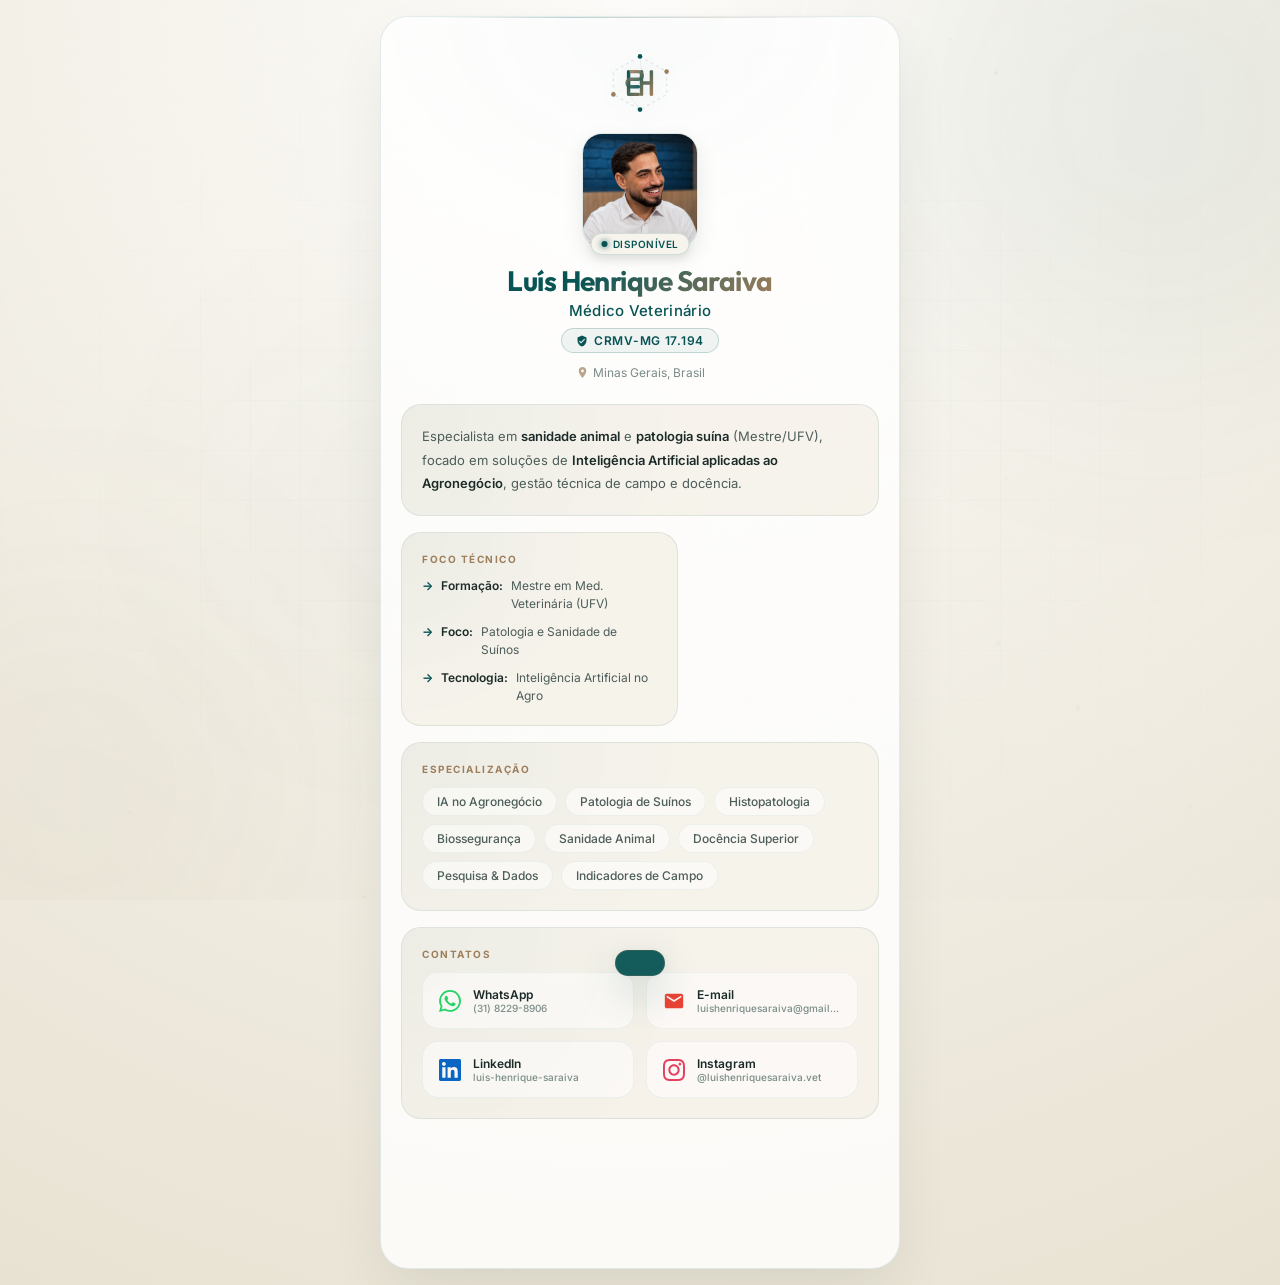
<file: index.html>
<!DOCTYPE html>
<html lang="pt-BR">
<head>
  <meta charset="UTF-8">
  <meta name="viewport" content="width=device-width, initial-scale=1.0, viewport-fit=cover">
  <title>Luís Henrique Saraiva | Médico Veterinário</title>
  <meta name="description" content="Cartão de visita digital de Luís Henrique Saraiva — Médico Veterinário especialista em sanidade animal, patologia e biossegurança. CRMV-MG 17.194">
  <meta name="theme-color" content="#090d0b">

  <!-- Open Graph -->
  <meta property="og:title" content="Luís Henrique Saraiva | Médico Veterinário">
  <meta property="og:description" content="Especialista em sanidade animal, patologia e biossegurança. CRMV-MG 17.194">
  <meta property="og:type" content="profile">
  <meta property="og:locale" content="pt_BR">
  <meta property="og:image" content="photo.png">

  <!-- Favicon -->
  <link rel="icon" href="data:image/svg+xml,<svg xmlns='http://www.w3.org/2000/svg' viewBox='0 0 100 100'><text y='.9em' font-size='90'>🩺</text></svg>">

  <!-- Fonts: Outfit (headings) + Inter (body) -->
  <link rel="preconnect" href="https://fonts.googleapis.com">
  <link rel="preconnect" href="https://fonts.gstatic.com" crossorigin>
  <link href="https://fonts.googleapis.com/css2?family=Inter:wght@400;500;600;700&family=Outfit:wght@600;700;800&display=swap" rel="stylesheet">

  <link rel="stylesheet" href="style.css">
</head>
<body>

  <!-- ===== Background Effects ===== -->
  <div class="bg" aria-hidden="true">
    <div class="bg__noise"></div>
    <div class="bg__grid"></div>
    <div class="bg__orb bg__orb--1"></div>
    <div class="bg__orb bg__orb--2"></div>
    <div class="bg__orb bg__orb--3"></div>
    <div class="bg__particles" id="particles"></div>
  </div>

  <!-- ===== Card ===== -->
  <main class="card-wrapper">
    <article class="card" id="card">

      <!-- BRAND LOGO -->
      <div class="brand-header">
        <svg class="brand-logo" viewBox="0 0 100 100" fill="none" xmlns="http://www.w3.org/2000/svg" aria-label="Logotipo Luís Henrique Saraiva — Veterinária e IA">
          <!-- Moldura geométrica (biossegurança e precisão) -->
          <path d="M50 15 L85 35 V65 L50 85 L15 65 V35 Z" stroke="var(--clr-glass-border)" stroke-width="2" stroke-dasharray="4 4"/>
          <!-- Monograma LHS -->
          <!-- L -->
          <path d="M35 35 V65 H48" stroke="url(#lhs-grad)" stroke-width="4.5" stroke-linecap="round" stroke-linejoin="round"/>
          <!-- H -->
          <path d="M52 35 V65" stroke="url(#lhs-grad)" stroke-width="4.5" stroke-linecap="round"/>
          <path d="M65 35 V65" stroke="url(#lhs-grad)" stroke-width="4.5" stroke-linecap="round"/>
          <path d="M52 50 H65" stroke="url(#lhs-grad)" stroke-width="4.5" stroke-linecap="round"/>
          <!-- S (Forma geométrica complementar em dourado) -->
          <path d="M38 35 H48 A 5 5 0 0 1 48 45 H38 A 5 5 0 0 0 38 55 H48" stroke="url(#lhs-grad-alt)" stroke-width="4.5" stroke-linecap="round" stroke-linejoin="round" opacity="0.9"/>
          
          <!-- Nodos de IA / Conexões de Dados -->
          <circle cx="50" cy="15" r="3" fill="var(--clr-accent)"/>
          <circle cx="85" cy="35" r="3" fill="var(--clr-accent-tertiary)"/>
          <circle cx="15" cy="65" r="3" fill="var(--clr-accent-tertiary)"/>
          <circle cx="50" cy="85" r="3" fill="var(--clr-accent)"/>
          <line x1="50" y1="15" x2="52" y2="35" stroke="var(--clr-glass-border)" stroke-width="1"/>
          <line x1="35" y1="65" x2="50" y2="85" stroke="var(--clr-glass-border)" stroke-width="1"/>
          
          <defs>
            <linearGradient id="lhs-grad" x1="35" y1="35" x2="65" y2="65" gradientUnits="userSpaceOnUse">
              <stop stop-color="var(--clr-accent)"/>
              <stop offset="1" stop-color="var(--clr-accent-tertiary)"/>
            </linearGradient>
            <linearGradient id="lhs-grad-alt" x1="38" y1="35" x2="48" y2="55" gradientUnits="userSpaceOnUse">
              <stop stop-color="var(--clr-accent-tertiary)"/>
              <stop offset="1" stop-color="var(--clr-accent)"/>
            </linearGradient>
          </defs>
        </svg>
      </div>

      <!-- HERO -->
      <header class="hero">
        <div class="hero__photo-frame">
          <img
            src="photo.png"
            alt="Luís Henrique Saraiva"
            class="hero__photo"
            id="profilePhoto"
            onerror="this.style.display='none'; document.getElementById('photoFallback').style.display='flex';"
          >
          <div class="hero__photo-fallback" id="photoFallback" style="display:none;">LHS</div>
          <div class="hero__status">
            <span class="hero__status-dot"></span>
            Disponível
          </div>
        </div>

        <h1 class="hero__name">Luís Henrique Saraiva</h1>
        <p class="hero__title">Médico Veterinário</p>

        <div class="hero__credential">
          <svg viewBox="0 0 24 24" fill="currentColor"><path d="M12 1L3 5v6c0 5.55 3.84 10.74 9 12 5.16-1.26 9-6.45 9-12V5l-9-4zm-2 16l-4-4 1.41-1.41L10 14.17l6.59-6.59L18 9l-8 8z"/></svg>
          CRMV-MG 17.194
        </div>

        <p class="hero__location">
          <svg viewBox="0 0 24 24" fill="currentColor"><path d="M12 2C8.13 2 5 5.13 5 9c0 5.25 7 13 7 13s7-7.75 7-13c0-3.87-3.13-7-7-7zm0 9.5c-1.38 0-2.5-1.12-2.5-2.5s1.12-2.5 2.5-2.5 2.5 1.12 2.5 2.5-1.12 2.5-2.5 2.5z"/></svg>
          Minas Gerais, Brasil
        </p>
      </header>

      <!-- BENTO GRID CONTENT -->
      <div class="bento-grid">
        
        <!-- Bento item 1: Bio -->
        <div class="bento-item bento-item--bio">
          <p class="bio">
            Especialista em <strong>sanidade animal</strong> e <strong>patologia suína</strong> (Mestre/UFV), focado em soluções de <span class="bio-highlight"><strong>Inteligência Artificial aplicadas ao Agronegócio</strong></span>, gestão técnica de campo e docência.
          </p>
        </div>

        <!-- Bento item 2: Highlights -->
        <div class="bento-item bento-item--highlights">
          <span class="bento-label">Foco Técnico</span>
          <div class="highlights-block">
            <div class="highlight-line"><strong>Formação:</strong> Mestre em Med. Veterinária (UFV)</div>
            <div class="highlight-line"><strong>Foco:</strong> Patologia e Sanidade de Suínos</div>
            <div class="highlight-line"><strong>Tecnologia:</strong> Inteligência Artificial no Agro</div>
          </div>
        </div>

        <!-- Bento item 3: Expertise -->
        <div class="bento-item bento-item--expertise">
          <span class="bento-label">Especialização</span>
          <div class="expertise-list">
            <span class="expertise-tag">IA no Agronegócio</span>
            <span class="expertise-tag">Patologia de Suínos</span>
            <span class="expertise-tag">Histopatologia</span>
            <span class="expertise-tag">Biossegurança</span>
            <span class="expertise-tag">Sanidade Animal</span>
            <span class="expertise-tag">Docência Superior</span>
            <span class="expertise-tag">Pesquisa & Dados</span>
            <span class="expertise-tag">Indicadores de Campo</span>
          </div>
        </div>

        <!-- Bento item 4: Contacts -->
        <div class="bento-item bento-item--contacts">
          <span class="bento-label">Contatos</span>
          <nav class="contact-grid" aria-label="Informações de contato">
            <a href="https://wa.me/553182298906" target="_blank" rel="noopener" class="contact-btn contact-btn--whatsapp" id="btn-whatsapp">
              <span class="contact-btn__icon">
                <svg viewBox="0 0 24 24" fill="currentColor"><path d="M17.472 14.382c-.297-.149-1.758-.867-2.03-.967-.273-.099-.471-.148-.67.15-.197.297-.767.966-.94 1.164-.173.199-.347.223-.644.075-.297-.15-1.255-.463-2.39-1.475-.883-.788-1.48-1.761-1.653-2.059-.173-.297-.018-.458.13-.606.134-.133.298-.347.446-.52.149-.174.198-.298.298-.497.099-.198.05-.371-.025-.52-.075-.149-.669-1.612-.916-2.207-.242-.579-.487-.5-.669-.51-.173-.008-.371-.01-.57-.01-.198 0-.52.074-.792.372-.272.297-1.04 1.016-1.04 2.479 0 1.462 1.065 2.875 1.213 3.074.149.198 2.096 3.2 5.077 4.487.709.306 1.262.489 1.694.625.712.227 1.36.195 1.871.118.571-.085 1.758-.719 2.006-1.413.248-.694.248-1.289.173-1.413-.074-.124-.272-.198-.57-.347m-5.421 7.403h-.004a9.87 9.87 0 01-5.031-1.378l-.361-.214-3.741.982.998-3.648-.235-.374a9.86 9.86 0 01-1.51-5.26c.001-5.45 4.436-9.884 9.888-9.884 2.64 0 5.122 1.03 6.988 2.898a9.825 9.825 0 012.893 6.994c-.003 5.45-4.437 9.884-9.885 9.884m8.413-18.297A11.815 11.815 0 0012.05 0C5.495 0 .16 5.335.157 11.892c0 2.096.547 4.142 1.588 5.945L.057 24l6.305-1.654a11.882 11.882 0 005.683 1.448h.005c6.554 0 11.89-5.335 11.893-11.893a11.821 11.821 0 00-3.48-8.413z"/></svg>
              </span>
              <span class="contact-btn__info">
                <span class="contact-btn__label">WhatsApp</span>
                <span class="contact-btn__detail">(31) 8229-8906</span>
              </span>
            </a>
            <a href="mailto:luishenriquesaraiva@gmail.com" class="contact-btn contact-btn--email" id="btn-email">
              <span class="contact-btn__icon">
                <svg viewBox="0 0 24 24" fill="currentColor"><path d="M20 4H4c-1.1 0-1.99.9-1.99 2L2 18c0 1.1.9 2 2 2h16c1.1 0 2-.9 2-2V6c0-1.1-.9-2-2-2zm0 4l-8 5-8-5V6l8 5 8-5v2z"/></svg>
              </span>
              <span class="contact-btn__info">
                <span class="contact-btn__label">E-mail</span>
                <span class="contact-btn__detail">luishenriquesaraiva@gmail.com</span>
              </span>
            </a>
            <a href="https://www.linkedin.com/in/luis-henrique-saraiva" target="_blank" rel="noopener" class="contact-btn contact-btn--linkedin" id="btn-linkedin">
              <span class="contact-btn__icon">
                <svg viewBox="0 0 24 24" fill="currentColor"><path d="M20.447 20.452h-3.554v-5.569c0-1.328-.027-3.037-1.852-3.037-1.853 0-2.136 1.445-2.136 2.939v5.667H9.351V9h3.414v1.561h.046c.477-.9 1.637-1.85 3.37-1.85 3.601 0 4.267 2.37 4.267 5.455v6.286zM5.337 7.433c-1.144 0-2.063-.926-2.063-2.065 0-1.138.92-2.063 2.063-2.063 1.14 0 2.064.925 2.064 2.063 0 1.139-.925 2.065-2.064 2.065zm1.782 13.019H3.555V9h3.564v11.452zM22.225 0H1.771C.792 0 0 .774 0 1.729v20.542C0 23.227.792 24 1.771 24h20.451C23.2 24 24 23.227 24 22.271V1.729C24 .774 23.2 0 22.222 0h.003z"/></svg>
              </span>
              <span class="contact-btn__info">
                <span class="contact-btn__label">LinkedIn</span>
                <span class="contact-btn__detail">luis-henrique-saraiva</span>
              </span>
            </a>
            <a href="https://www.instagram.com/luishenriquesaraiva.vet/" target="_blank" rel="noopener" class="contact-btn contact-btn--instagram" id="btn-instagram">
              <span class="contact-btn__icon">
                <svg viewBox="0 0 24 24" fill="currentColor"><path d="M12 0C8.74 0 8.333.015 7.053.072 5.775.132 4.905.333 4.14.63c-.789.306-1.459.717-2.126 1.384S.935 3.35.63 4.14C.333 4.905.131 5.775.072 7.053.012 8.333 0 8.74 0 12s.015 3.667.072 4.947c.06 1.277.261 2.148.558 2.913.306.788.717 1.459 1.384 2.126.667.666 1.336 1.079 2.126 1.384.766.296 1.636.499 2.913.558C8.333 23.988 8.74 24 12 24s3.667-.015 4.947-.072c1.277-.06 2.148-.262 2.913-.558.788-.306 1.459-.718 2.126-1.384.666-.667 1.079-1.335 1.384-2.126.296-.765.499-1.636.558-2.913.06-1.28.072-1.687.072-4.947s-.015-3.667-.072-4.947c-.06-1.277-.262-2.149-.558-2.913-.306-.789-.718-1.459-1.384-2.126C21.319 1.347 20.651.935 19.86.63c-.765-.297-1.636-.499-2.913-.558C15.667.012 15.26 0 12 0zm0 2.16c3.203 0 3.585.016 4.85.071 1.17.055 1.805.249 2.227.415.562.217.96.477 1.382.896.419.42.679.819.896 1.381.164.422.36 1.057.413 2.227.057 1.266.07 1.646.07 4.85s-.015 3.585-.074 4.85c-.061 1.17-.256 1.805-.421 2.227-.224.562-.479.96-.899 1.382-.419.419-.824.679-1.38.896-.42.164-1.065.36-2.235.413-1.274.057-1.649.07-4.859.07-3.211 0-3.586-.015-4.859-.074-1.171-.061-1.816-.256-2.236-.421-.569-.224-.96-.479-1.379-.899-.421-.419-.69-.824-.9-1.38-.165-.42-.359-1.065-.42-2.235-.045-1.26-.061-1.649-.061-4.844 0-3.196.016-3.586.061-4.861.061-1.17.255-1.814.42-2.234.21-.57.479-.96.9-1.381.419-.419.81-.689 1.379-.898.42-.166 1.051-.361 2.221-.421 1.275-.045 1.65-.06 4.859-.06l.045.03zm0 3.678c-3.405 0-6.162 2.76-6.162 6.162 0 3.405 2.76 6.162 6.162 6.162 3.405 0 6.162-2.76 6.162-6.162 0-3.405-2.76-6.162-6.162-6.162zM12 16c-2.21 0-4-1.79-4-4s1.79-4 4-4 4 1.79 4 4-1.79 4-4 4zm7.846-10.405c0 .795-.646 1.44-1.44 1.44-.795 0-1.44-.646-1.44-1.44 0-.794.646-1.439 1.44-1.439.793-.001 1.44.645 1.44 1.439z"/></svg>
              </span>
              <span class="contact-btn__info">
                <span class="contact-btn__label">Instagram</span>
                <span class="contact-btn__detail">@luishenriquesaraiva.vet</span>
              </span>
            </a>
          </nav>
        </div>

      </div> <!-- END BENTO GRID -->

      <!-- ACTIONS -->
      <div class="actions">
        <button class="btn btn--primary" id="btn-save-contact" type="button">
          <svg viewBox="0 0 24 24" fill="currentColor"><path d="M19 12v7H5v-7H3v7c0 1.1.9 2 2 2h14c1.1 0 2-.9 2-2v-7h-2zm-6 .67l2.59-2.58L17 11.5l-5 5-5-5 1.41-1.41L11 12.67V3h2v9.67z"/></svg>
          <span>Salvar Contato</span>
        </button>
        <button class="btn btn--ghost" id="btn-share" type="button" title="Compartilhar cartão">
          <svg viewBox="0 0 24 24" fill="currentColor"><path d="M18 16.08c-.76 0-1.44.3-1.96.77L8.91 12.7c.05-.23.09-.46.09-.7s-.04-.47-.09-.7l7.05-4.11c.54.5 1.25.81 2.04.81 1.66 0 3-1.34 3-3s-1.34-3-3-3-3 1.34-3 3c0 .24.04.47.09.7L8.04 9.81C7.5 9.31 6.79 9 6 9c-1.66 0-3 1.34-3 3s1.34 3 3 3c.79 0 1.5-.31 2.04-.81l7.12 4.16c-.05.21-.08.43-.08.65 0 1.61 1.31 2.92 2.92 2.92 1.61 0 2.92-1.31 2.92-2.92s-1.31-2.92-2.92-2.92z"/></svg>
        </button>
      </div>

      <!-- FOOTER -->
      <footer class="card-footer">
        © 2026 Luís Henrique Saraiva · Médico Veterinário
      </footer>

    </article>
  </main>

  <!-- Toast -->
  <div class="toast" id="toast" role="status" aria-live="polite"></div>

  <script src="script.js"></script>
</body>
</html>
</file>
<file: style.css>
/* ========================================
   CARTÃO DE VISITA DIGITAL PREMIUM
   Luís Henrique Saraiva — Médico Veterinário
   Design System v2.0 — Ultra Premium
   ======================================== */

/* ---------- Google Fonts imported in HTML ---------- */

/* ---------- Design Tokens ---------- */
:root {
  /* Color System — curated palette (Areia & Teal Orgânico) */
  --clr-bg-deep: #e5dec9;
  --clr-bg-base: #f6f4ed;
  --clr-bg-card: rgba(255, 255, 255, 0.8);
  --clr-bg-elevated: rgba(240, 235, 222, 0.55);
  --clr-bg-hover: rgba(228, 220, 202, 0.7);

  --clr-glass-border: rgba(8, 84, 84, 0.1);
  --clr-glass-border-hover: rgba(8, 84, 84, 0.28);

  --clr-accent: #085454; /* Teal profundo e elegante */
  --clr-accent-dim: rgba(8, 84, 84, 0.06);
  --clr-accent-glow: rgba(8, 84, 84, 0.15);
  --clr-accent-secondary: #2a7575; /* Teal médio */
  --clr-accent-tertiary: #9d7e5d; /* Bronze/Dourado queimado */

  --clr-text: #1c2b29;
  --clr-text-secondary: #4d5d5a;
  --clr-text-muted: #7b8c88;
  --clr-text-accent: var(--clr-accent);

  --clr-divider: rgba(8, 84, 84, 0.08);

  /* Gradients */
  --grad-accent: linear-gradient(135deg, #085454, #9d7e5d);
  --grad-accent-reverse: linear-gradient(135deg, #9d7e5d, #085454);
  --grad-bg: radial-gradient(circle at 50% 0%, #fefdfb 0%, #e8e2d2 100%);
  --grad-ring: conic-gradient(from 0deg, #085454, #9d7e5d, #085454);
  --grad-card-border: rgba(8, 84, 84, 0.12);

  /* Typography */
  --ff-heading: 'Outfit', 'Inter', -apple-system, BlinkMacSystemFont, sans-serif;
  --ff-body: 'Inter', -apple-system, BlinkMacSystemFont, 'Segoe UI', sans-serif;

  --fs-2xs: 0.625rem;
  --fs-xs: 0.75rem;
  --fs-sm: 0.8125rem;
  --fs-base: 0.9375rem;
  --fs-lg: 1.125rem;
  --fs-xl: 1.375rem;
  --fs-2xl: 1.75rem;
  --fs-3xl: 2.25rem;

  /* Spacing */
  --sp-2xs: 0.25rem;
  --sp-xs: 0.5rem;
  --sp-sm: 0.75rem;
  --sp-md: 1rem;
  --sp-lg: 1.25rem;
  --sp-xl: 1.75rem;
  --sp-2xl: 2.5rem;
  --sp-3xl: 3.5rem;

  /* Radii */
  --r-sm: 8px;
  --r-md: 12px;
  --r-lg: 16px;
  --r-xl: 20px;
  --r-2xl: 28px;
  --r-pill: 100px;
  --r-full: 50%;

  /* Shadows */
  --shadow-card: 0 24px 60px -12px rgba(45, 55, 52, 0.12), 0 0 1px rgba(8, 84, 84, 0.1);
  --shadow-btn: 0 4px 12px rgba(8, 84, 84, 0.1);
  --shadow-btn-hover: 0 6px 20px rgba(8, 84, 84, 0.2);

  /* Transitions */
  --ease-out: cubic-bezier(0.16, 1, 0.3, 1);
  --ease-spring: cubic-bezier(0.34, 1.56, 0.64, 1);
  --dur-fast: 0.2s;
  --dur-base: 0.35s;
  --dur-slow: 0.6s;
}

/* ---------- Reset ---------- */
*, *::before, *::after {
  margin: 0;
  padding: 0;
  box-sizing: border-box;
}

html {
  scroll-behavior: smooth;
  -webkit-font-smoothing: antialiased;
  -moz-osx-font-smoothing: grayscale;
  scrollbar-color: rgba(255,255,255,0.08) transparent;
  scrollbar-width: thin;
}

body {
  font-family: var(--ff-body);
  background: var(--grad-bg);
  background-color: var(--clr-bg-deep);
  color: var(--clr-text);
  min-height: 100vh;
  min-height: 100dvh;
  display: flex;
  align-items: center;
  justify-content: center;
  overflow-x: hidden;
  padding: var(--sp-md);
  position: relative;
}

img { display: block; max-width: 100%; }
a { color: inherit; text-decoration: none; }
button { cursor: pointer; font-family: inherit; }

/* ---------- Background Effects ---------- */
.bg {
  position: fixed;
  inset: 0;
  z-index: 0;
  overflow: hidden;
  pointer-events: none;
}

.bg__gradient {
  position: absolute;
  inset: 0;
  background: var(--grad-bg);
}

/* Mesh gradient orbs */
.bg__orb {
  position: absolute;
  border-radius: var(--r-full);
  filter: blur(120px);
  will-change: transform;
}

.bg__orb--1 {
  width: 500px;
  height: 500px;
  background: rgba(8, 84, 84, 0.05);
  top: -15%;
  right: -10%;
  animation: orbFloat1 25s ease-in-out infinite;
}

.bg__orb--2 {
  width: 400px;
  height: 400px;
  background: rgba(157, 126, 93, 0.04);
  bottom: -10%;
  left: -10%;
  animation: orbFloat2 30s ease-in-out infinite;
}

.bg__orb--3 {
  width: 300px;
  height: 300px;
  background: rgba(8, 84, 84, 0.03);
  top: 40%;
  left: 20%;
  animation: orbFloat3 20s ease-in-out infinite;
}

/* Noise texture overlay */
.bg__noise {
  position: absolute;
  inset: 0;
  opacity: 0.03;
  background-image: url("data:image/svg+xml,%3Csvg viewBox='0 0 256 256' xmlns='http://www.w3.org/2000/svg'%3E%3Cfilter id='n'%3E%3CfeTurbulence type='fractalNoise' baseFrequency='0.9' numOctaves='4' stitchTiles='stitch'/%3E%3C/filter%3E%3Crect width='100%25' height='100%25' filter='url(%23n)'/%3E%3C/svg%3E");
  background-repeat: repeat;
  background-size: 256px;
}

/* Grid lines overlay */
.bg__grid {
  position: absolute;
  inset: 0;
  background-image:
    linear-gradient(rgba(8, 84, 84, 0.015) 1px, transparent 1px),
    linear-gradient(90deg, rgba(8, 84, 84, 0.015) 1px, transparent 1px);
  background-size: 50px 50px;
  mask-image: radial-gradient(ellipse at center, black 40%, transparent 80%);
  -webkit-mask-image: radial-gradient(ellipse at center, black 40%, transparent 80%);
}

/* Particles */
.bg__particles {
  position: absolute;
  inset: 0;
}

.particle {
  position: absolute;
  border-radius: var(--r-full);
  background: rgba(8, 84, 84, 0.12);
  animation: particleTwinkle var(--dur) ease-in-out infinite var(--del);
}

/* ========================================
   CARD WRAPPER
   ======================================== */
.card-wrapper {
  position: relative;
  z-index: 1;
  width: 100%;
  max-width: 520px;
  animation: heroEntrance 1.2s var(--ease-out) forwards;
  opacity: 0;
}

/* ========================================
   MAIN CARD
   ======================================== */
.card {
  position: relative;
  background: var(--clr-bg-card);
  backdrop-filter: blur(24px);
  -webkit-backdrop-filter: blur(24px);
  border: 1px solid var(--clr-glass-border);
  border-radius: var(--r-2xl);
  padding: var(--sp-xl) var(--sp-lg);
  box-shadow: var(--shadow-card);
  overflow: hidden;
  transition: border-color var(--dur-base) ease, box-shadow var(--dur-base) ease;
}

.card:hover {
  border-color: rgba(8, 84, 84, 0.2);
  box-shadow: 0 30px 60px -15px rgba(45, 55, 52, 0.2), 0 0 20px rgba(8, 84, 84, 0.04);
}

/* Top accent line */
.card::before {
  content: '';
  position: absolute;
  top: 0;
  left: 10%;
  right: 10%;
  height: 1px;
  background: linear-gradient(90deg, transparent, rgba(8, 84, 84, 0.25), rgba(157, 126, 93, 0.25), transparent);
}

/* Subtle inner glow */
.card::after {
  content: '';
  position: absolute;
  top: 0;
  left: 0;
  right: 0;
  height: 200px;
  background: radial-gradient(ellipse at top, rgba(8, 84, 84, 0.02), transparent 75%);
  pointer-events: none;
}

/* ========================================
   BRAND HEADER & LOGO
   ======================================== */
.brand-header {
  display: flex;
  justify-content: center;
  margin-bottom: var(--sp-sm);
  animation: fadeUp 0.8s var(--ease-out) 0.05s both;
}

.brand-logo {
  width: 76px;
  height: 76px;
  filter: drop-shadow(0 0 10px rgba(8, 84, 84, 0.1));
  transition: transform var(--dur-base) var(--ease-spring), filter var(--dur-base) ease;
}

.brand-logo:hover {
  transform: scale(1.06) rotate(3deg);
  filter: drop-shadow(0 0 15px rgba(8, 84, 84, 0.2)) drop-shadow(0 0 5px rgba(157, 126, 93, 0.15));
}

/* ========================================
   HERO / PHOTO SECTION
   ======================================== */
.hero {
  display: flex;
  flex-direction: column;
  align-items: center;
  position: relative;
  z-index: 1;
  padding-bottom: var(--sp-xs);
  animation: fadeUp 0.9s var(--ease-out) 0.15s both;
}

/* Photo */
.hero__photo-frame {
  position: relative;
  width: 116px;
  height: 116px;
  margin-bottom: var(--sp-md);
}

.hero__photo {
  width: 100%;
  height: 100%;
  border-radius: var(--r-xl);
  object-fit: cover;
  border: 1.5px solid rgba(8, 84, 84, 0.12);
  box-shadow: 0 8px 20px rgba(45, 55, 52, 0.1);
  transition: border-color var(--dur-base) ease, transform var(--dur-base) var(--ease-spring);
}

.hero__photo-frame:hover .hero__photo {
  border-color: var(--clr-accent);
  transform: scale(1.03);
}

.hero__photo-fallback {
  width: 100%;
  height: 100%;
  border-radius: var(--r-xl);
  background: var(--grad-accent);
  display: flex;
  align-items: center;
  justify-content: center;
  font-family: var(--ff-heading);
  font-size: var(--fs-2xl);
  font-weight: 700;
  color: #ffffff;
  border: 1px solid var(--clr-glass-border);
}

/* Status badge */
.hero__status {
  position: absolute;
  bottom: -6px;
  left: 50%;
  transform: translateX(-50%);
  z-index: 3;
  display: flex;
  align-items: center;
  gap: 5px;
  padding: 4px 10px;
  background: #f6f4ed;
  border: 1px solid rgba(8, 84, 84, 0.15);
  border-radius: var(--r-pill);
  font-size: var(--fs-2xs);
  font-weight: 600;
  color: var(--clr-accent);
  letter-spacing: 0.05em;
  text-transform: uppercase;
  box-shadow: 0 4px 10px rgba(45, 55, 52, 0.1);
}

.hero__status-dot {
  width: 6px;
  height: 6px;
  border-radius: var(--r-full);
  background: var(--clr-accent);
  animation: statusPulse 2s ease-in-out infinite;
  box-shadow: 0 0 6px var(--clr-accent);
}

/* Name & Title */
.hero__name {
  font-family: var(--ff-heading);
  font-size: var(--fs-2xl);
  font-weight: 700;
  letter-spacing: -0.02em;
  text-align: center;
  line-height: 1.15;
  margin-bottom: var(--sp-2xs);
  text-wrap: balance;
  color: var(--clr-text);
  background: linear-gradient(135deg, var(--clr-accent) 30%, var(--clr-accent-tertiary) 100%);
  -webkit-background-clip: text;
  -webkit-text-fill-color: transparent;
}

.hero__title {
  font-size: var(--fs-base);
  font-weight: 500;
  color: var(--clr-accent);
  text-align: center;
  margin-bottom: var(--sp-2xs);
  letter-spacing: 0.02em;
}

.hero__credential {
  display: inline-flex;
  align-items: center;
  gap: 6px;
  padding: 4px 14px;
  background: var(--clr-accent-dim);
  border: 1px solid rgba(8, 84, 84, 0.2);
  border-radius: var(--r-pill);
  font-size: var(--fs-xs);
  font-weight: 600;
  color: var(--clr-accent);
  letter-spacing: 0.06em;
  margin-top: var(--sp-2xs);
}

.hero__credential svg {
  width: 12px;
  height: 12px;
}

.hero__location {
  display: flex;
  align-items: center;
  gap: 4px;
  margin-top: var(--sp-sm);
  font-size: var(--fs-xs);
  color: var(--clr-text-muted);
}

.hero__location svg {
  width: 13px;
  height: 13px;
  opacity: 0.7;
  color: var(--clr-accent-tertiary);
}

/* ========================================
   BENTO GRID SYSTEM
   ======================================== */
.bento-grid {
  display: flex;
  flex-direction: column;
  gap: 16px;
  margin-top: var(--sp-md);
  width: 100%;
}

.bento-item {
  position: relative;
  background: var(--clr-bg-elevated);
  border: 1px solid var(--clr-glass-border);
  border-radius: var(--r-xl);
  padding: var(--sp-lg);
  transition: border-color var(--dur-base) ease, background var(--dur-base) ease, transform var(--dur-base) var(--ease-spring), box-shadow var(--dur-base) ease;
  overflow: hidden;
  z-index: 1;
}

.bento-item::before {
  content: '';
  position: absolute;
  inset: 0;
  background: radial-gradient(circle at top left, rgba(8, 84, 84, 0.04), transparent 60%);
  pointer-events: none;
  z-index: -1;
}

.bento-item:hover {
  border-color: var(--clr-glass-border-hover);
  background: var(--clr-bg-hover);
  transform: translateY(-2px);
  box-shadow: 0 12px 30px -10px rgba(45, 55, 52, 0.12), 0 0 1px rgba(8, 84, 84, 0.15);
}

.bento-label {
  font-size: var(--fs-2xs);
  font-weight: 700;
  text-transform: uppercase;
  letter-spacing: 0.15em;
  color: var(--clr-accent-tertiary);
  margin-bottom: var(--sp-sm);
  display: block;
}

/* Staggered entrance animation for bento items */
.bento-item:nth-child(1) { animation: fadeUp 0.8s var(--ease-out) 0.25s both; }
.bento-item:nth-child(2) { animation: fadeUp 0.8s var(--ease-out) 0.35s both; }
.bento-item:nth-child(3) { animation: fadeUp 0.8s var(--ease-out) 0.45s both; }
.bento-item:nth-child(4) { animation: fadeUp 0.8s var(--ease-out) 0.55s both; }

/* ========================================
   BIO / ABOUT
   ======================================== */
.bio {
  font-size: var(--fs-sm);
  color: var(--clr-text-secondary);
  line-height: 1.8;
  text-wrap: pretty;
}

.bio strong {
  color: var(--clr-text);
  font-weight: 600;
}

.bio-highlight {
  color: var(--clr-accent);
}

/* ========================================
   HIGHLIGHTS / STATS (INLINE EDITORIAL)
   ======================================== */
.highlights-block {
  display: flex;
  flex-direction: column;
  gap: 10px;
  text-align: left;
}

.highlight-line {
  font-size: var(--fs-xs);
  color: var(--clr-text-secondary);
  line-height: 1.5;
  display: flex;
  align-items: flex-start;
  gap: var(--sp-xs);
}

.highlight-line::before {
  content: '→';
  color: var(--clr-accent);
  font-weight: bold;
}

.highlight-line strong {
  color: var(--clr-text);
  font-weight: 600;
}

/* ========================================
   CONTACT BUTTONS
   ======================================== */
.contact-grid {
  display: grid;
  grid-template-columns: 1fr 1fr;
  gap: 12px;
}

.contact-btn {
  display: flex;
  align-items: center;
  gap: var(--sp-sm);
  padding: 14px 16px;
  background: rgba(255, 255, 255, 0.5);
  border: 1px solid rgba(8, 84, 84, 0.06);
  border-radius: var(--r-lg);
  font-size: var(--fs-sm);
  font-weight: 500;
  color: var(--clr-text);
  transition: all var(--dur-base) var(--ease-spring);
  position: relative;
  overflow: hidden;
}

.contact-btn::after {
  content: '';
  position: absolute;
  inset: 0;
  opacity: 0;
  transition: opacity var(--dur-fast) ease;
  border-radius: inherit;
  z-index: 0;
}

.contact-btn:hover {
  border-color: var(--brand);
  transform: translateY(-3px);
  box-shadow: 0 8px 24px -6px rgba(45, 55, 52, 0.18), 0 0 15px rgba(var(--brand-rgb), 0.12);
  background: rgba(var(--brand-rgb), 0.02);
}

.contact-btn:hover::after {
  opacity: 1;
}

.contact-btn:active {
  transform: translateY(0) scale(0.98);
}

.contact-btn__icon {
  width: 22px;
  height: 22px;
  display: flex;
  align-items: center;
  justify-content: center;
  flex-shrink: 0;
  position: relative;
  z-index: 1;
}

.contact-btn__icon svg {
  width: 100%;
  height: 100%;
}

.contact-btn__info {
  display: flex;
  flex-direction: column;
  min-width: 0;
  position: relative;
  z-index: 1;
}

.contact-btn__label {
  font-weight: 600;
  font-size: var(--fs-xs);
  white-space: nowrap;
}

.contact-btn__detail {
  font-size: var(--fs-2xs);
  color: var(--clr-text-muted);
  white-space: nowrap;
  overflow: hidden;
  text-overflow: ellipsis;
}

/* Brand Variants with RGB definitions */
.contact-btn--whatsapp {
  --brand: #25d366;
  --brand-rgb: 37, 211, 102;
}
.contact-btn--whatsapp .contact-btn__icon { color: #25d366; }
.contact-btn--whatsapp::after { background: linear-gradient(135deg, rgba(37, 211, 102, 0.05), transparent); }

.contact-btn--email {
  --brand: #ea4335;
  --brand-rgb: 234, 67, 53;
}
.contact-btn--email .contact-btn__icon { color: #ea4335; }
.contact-btn--email::after { background: linear-gradient(135deg, rgba(234, 67, 53, 0.04), transparent); }

.contact-btn--linkedin {
  --brand: #0a66c2;
  --brand-rgb: 10, 102, 194;
}
.contact-btn--linkedin .contact-btn__icon { color: #0a66c2; }
.contact-btn--linkedin::after { background: linear-gradient(135deg, rgba(10, 102, 194, 0.05), transparent); }

.contact-btn--instagram {
  --brand: #e4405f;
  --brand-rgb: 228, 64, 95;
}
.contact-btn--instagram .contact-btn__icon { color: #e4405f; }
.contact-btn--instagram::after { background: linear-gradient(135deg, rgba(228, 64, 95, 0.04), transparent); }

/* ========================================
   EXPERTISE / SPECIALIZATIONS
   ======================================== */
.expertise-list {
  display: flex;
  flex-wrap: wrap;
  gap: 8px;
}

.expertise-tag {
  display: inline-flex;
  align-items: center;
  padding: 6px 14px;
  background: rgba(255, 255, 255, 0.5);
  border: 1px solid rgba(8, 84, 84, 0.06);
  border-radius: var(--r-pill);
  font-size: var(--fs-xs);
  font-weight: 500;
  color: var(--clr-text-secondary);
  transition: all var(--dur-base) ease;
  cursor: default;
}

.expertise-tag:hover {
  color: var(--clr-accent);
  border-color: rgba(8, 84, 84, 0.25);
  background: var(--clr-accent-dim);
  transform: translateY(-2px);
  box-shadow: 0 4px 12px rgba(8, 84, 84, 0.05);
}

/* ========================================
   CTA / ACTIONS
   ======================================== */
.actions {
  display: flex;
  gap: 12px;
  margin-top: var(--sp-sm);
  animation: fadeUp 0.8s var(--ease-out) 0.65s both;
}

.btn {
  display: flex;
  align-items: center;
  justify-content: center;
  gap: var(--sp-xs);
  border: none;
  border-radius: var(--r-lg);
  font-size: var(--fs-sm);
  font-weight: 600;
  transition: all var(--dur-base) var(--ease-spring);
  position: relative;
  overflow: hidden;
  height: 52px;
}

.btn--primary {
  flex: 1;
  padding: 0 var(--sp-xl);
  background: var(--clr-accent);
  color: #ffffff;
  box-shadow: var(--shadow-btn);
}

.btn--primary::before {
  content: '';
  position: absolute;
  inset: 0;
  background: linear-gradient(135deg, #0b6868, #b6936d);
  opacity: 0;
  transition: opacity var(--dur-base) ease;
}

.btn--primary:hover {
  transform: translateY(-3px);
  box-shadow: var(--shadow-btn-hover);
  color: #ffffff;
}

.btn--primary:hover::before {
  opacity: 1;
}

.btn--primary:active {
  transform: translateY(0) scale(0.98);
}

.btn--primary span,
.btn--primary svg {
  position: relative;
  z-index: 1;
}

.btn--primary svg {
  width: 18px;
  height: 18px;
}

.btn--ghost {
  width: 52px;
  height: 52px;
  padding: 0;
  background: rgba(255, 255, 255, 0.5);
  border: 1px solid var(--clr-glass-border);
  color: var(--clr-text-secondary);
  flex-shrink: 0;
}

.btn--ghost:hover {
  border-color: var(--clr-accent);
  color: var(--clr-accent);
  transform: translateY(-3px);
  box-shadow: 0 8px 20px rgba(8, 84, 84, 0.08);
  background: var(--clr-accent-dim);
}

.btn--ghost:active {
  transform: translateY(0) scale(0.98);
}

.btn--ghost svg {
  width: 18px;
  height: 18px;
}

/* ========================================
   FOOTER
   ======================================== */
.card-footer {
  text-align: center;
  margin-top: var(--sp-xl);
  padding-top: var(--sp-md);
  border-top: 1px solid rgba(8, 84, 84, 0.06);
  font-size: var(--fs-2xs);
  color: var(--clr-text-muted);
  opacity: 0.7;
  position: relative;
  z-index: 1;
}

/* ========================================
   TOAST
   ======================================== */
.toast {
  position: fixed;
  bottom: 24px;
  left: 50%;
  transform: translateX(-50%) translateY(100px);
  background: rgba(8, 84, 84, 0.95);
  backdrop-filter: blur(24px);
  -webkit-backdrop-filter: blur(24px);
  border: 1px solid rgba(157, 126, 93, 0.2);
  border-radius: var(--r-lg);
  padding: 12px 24px;
  color: #f6f4ed;
  font-size: var(--fs-sm);
  font-weight: 600;
  z-index: 9999;
  transition: transform 0.5s var(--ease-out);
  pointer-events: none;
  white-space: nowrap;
  box-shadow: 0 16px 40px rgba(8, 84, 84, 0.2), 0 0 10px rgba(8, 84, 84, 0.05);
}

.toast--visible {
  transform: translateX(-50%) translateY(0);
}

/* ========================================
   KEYFRAMES
   ======================================== */
@keyframes heroEntrance {
  from { opacity: 0; transform: translateY(40px) scale(0.97); }
  to   { opacity: 1; transform: translateY(0) scale(1); }
}

@keyframes fadeUp {
  from { opacity: 0; transform: translateY(20px); }
  to   { opacity: 1; transform: translateY(0); }
}

@keyframes ringRotate {
  to { transform: rotate(360deg); }
}

@keyframes pulseGlow {
  0%, 100% { opacity: 0.5; transform: scale(1); }
  50%      { opacity: 0.8; transform: scale(1.05); }
}

@keyframes statusPulse {
  0%, 100% { opacity: 1; }
  50%      { opacity: 0.3; }
}

@keyframes orbFloat1 {
  0%, 100% { transform: translate(0, 0) scale(1); }
  33%      { transform: translate(30px, -30px) scale(1.05); }
  66%      { transform: translate(-20px, 20px) scale(0.95); }
}

@keyframes orbFloat2 {
  0%, 100% { transform: translate(0, 0) scale(1); }
  33%      { transform: translate(-25px, 25px) scale(1.03); }
  66%      { transform: translate(20px, -15px) scale(0.95); }
}

@keyframes orbFloat3 {
  0%, 100% { transform: translate(0, 0) scale(1); }
  50%      { transform: translate(15px, -20px) scale(1.05); }
}

@keyframes particleTwinkle {
  0%, 100% { opacity: 0; transform: scale(0); }
  50%      { opacity: 0.8; transform: scale(1); }
}

@keyframes ripple {
  to { transform: scale(4); opacity: 0; }
}

/* ========================================
   RESPONSIVE
   ======================================== */
@media (min-width: 480px) {
  .bento-grid {
    display: grid;
    grid-template-columns: 1.2fr 0.8fr;
    gap: 16px;
  }
  .bento-item--bio {
    grid-column: span 2;
  }
  .bento-item--highlights {
    grid-column: span 1;
  }
  .bento-item--expertise {
    grid-column: span 2;
  }
  .bento-item--contacts {
    grid-column: span 2;
  }
}

@media (max-width: 480px) {
  body { padding: var(--sp-xs); }

  .card {
    padding: var(--sp-xl) var(--sp-md);
    border-radius: var(--r-xl);
  }

  .hero__name { font-size: var(--fs-xl); }
  .hero__photo-frame { width: 110px; height: 110px; }

  .contact-grid { grid-template-columns: 1fr; }

  .highlights-block { padding: 0; }
  .highlight-line { font-size: 0.75rem; }
}

@media (max-width: 350px) {
  .card { padding: var(--sp-lg) var(--sp-sm); }
  .hero__name { font-size: var(--fs-lg); }
  .expertise-tag { font-size: var(--fs-2xs); padding: 4px 10px; }
}

/* Reduce motion */
@media (prefers-reduced-motion: reduce) {
  *, *::before, *::after {
    animation-duration: 0.01ms !important;
    animation-iteration-count: 1 !important;
    transition-duration: 0.01ms !important;
  }
}

/* Print */
@media print {
  .bg { display: none; }
  body { background: white; color: #111; padding: 0; }
  .card { box-shadow: none; border: 1px solid #ddd; backdrop-filter: none; background: white; }
  .hero__name { -webkit-text-fill-color: #111; background: none; }
  .hero__title { color: #006b44; }
  .highlight-line strong { color: #006b44; }
}

/* Selection */
::selection {
  background: rgba(0, 230, 118, 0.25);
  color: var(--clr-text);
}
</file>
